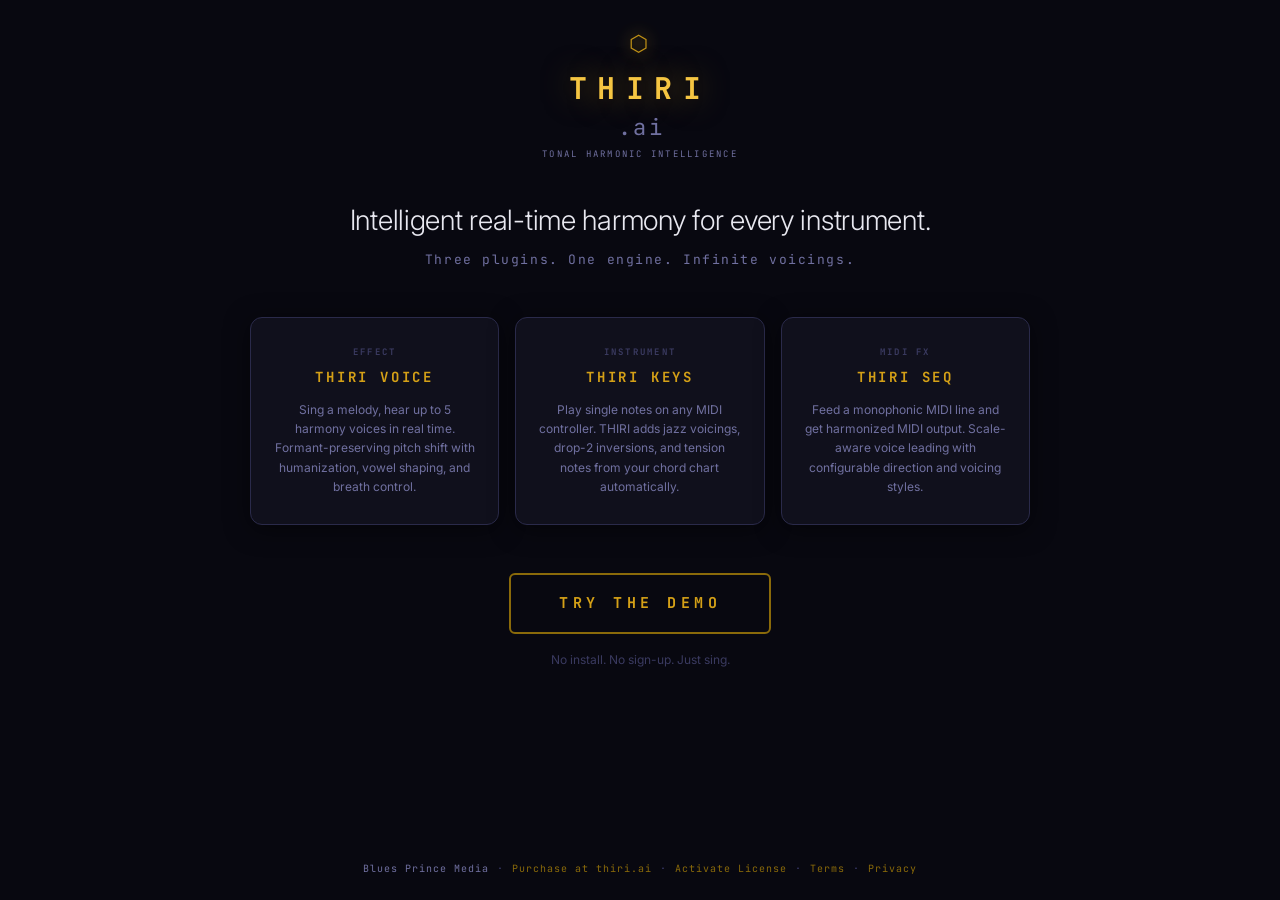
<file: index.html>
<!DOCTYPE html>
<html lang="en">
<head>
  <meta charset="UTF-8" />
  <meta name="viewport" content="width=device-width, initial-scale=1.0" />
  <title>THIRI — Tonal Harmonic Intelligence for Music Production</title>
  <meta name="description" content="THIRI transforms any input into rich, intelligent harmonies. Three plugins: Voice, Keys, Seq. Powered by the WoodShed chord intelligence engine." />
  <link rel="preconnect" href="https://fonts.googleapis.com" />
  <link rel="preconnect" href="https://fonts.gstatic.com" crossorigin />
  <link href="https://fonts.googleapis.com/css2?family=JetBrains+Mono:wght@400;500;700&family=Inter:wght@300;400;500;600&display=swap" rel="stylesheet" crossorigin="anonymous" />
  <link rel="stylesheet" href="css/style.css" />
  <link rel="stylesheet" href="css/hero.css" />
</head>
<body class="hero-body">

  <header class="app-header">
    <div class="header-brand">
      <div class="logo-mark">&#x2B21;</div>
      <h1 class="logo-text">THIRI</h1>
      <span class="logo-dot">.ai</span>
    </div>
    <div class="logo-sub">TONAL HARMONIC INTELLIGENCE</div>
  </header>

  <main class="hero-main">

    <section class="hero-tagline-section">
      <p class="hero-tagline">Intelligent real-time harmony for every instrument.</p>
      <p class="hero-subtitle">Three plugins. One engine. Infinite voicings.</p>
    </section>

    <section class="hero-cards-section">
      <div class="hero-cards">

        <div class="hero-card">
          <div class="hero-card-badge">EFFECT</div>
          <h2 class="hero-card-title">THIRI VOICE</h2>
          <p class="hero-card-desc">Sing a melody, hear up to 5 harmony voices in real time. Formant-preserving pitch shift with humanization, vowel shaping, and breath control.</p>
        </div>

        <div class="hero-card">
          <div class="hero-card-badge">INSTRUMENT</div>
          <h2 class="hero-card-title">THIRI KEYS</h2>
          <p class="hero-card-desc">Play single notes on any MIDI controller. THIRI adds jazz voicings, drop-2 inversions, and tension notes from your chord chart automatically.</p>
        </div>

        <div class="hero-card">
          <div class="hero-card-badge">MIDI FX</div>
          <h2 class="hero-card-title">THIRI SEQ</h2>
          <p class="hero-card-desc">Feed a monophonic MIDI line and get harmonized MIDI output. Scale-aware voice leading with configurable direction and voicing styles.</p>
        </div>

      </div>
    </section>

    <section class="hero-cta-section">
      <a href="/demo" class="hero-cta-btn">TRY THE DEMO</a>
      <p class="hero-cta-sub">No install. No sign-up. Just sing.</p>
    </section>

  </main>

  <footer class="site-footer">
    <span class="site-footer-brand">Blues Prince Media</span>
    <span class="site-footer-sep">&middot;</span>
    <a href="https://thiri.ai" class="site-footer-link">Purchase at thiri.ai</a>
    <span class="site-footer-sep">&middot;</span>
    <a href="/activate" class="site-footer-link">Activate License</a>
    <span class="site-footer-sep">&middot;</span>
    <a href="/terms" class="site-footer-link">Terms</a>
    <span class="site-footer-sep">&middot;</span>
    <a href="/privacy" class="site-footer-link">Privacy</a>
  </footer>

</body>
</html>
</file>
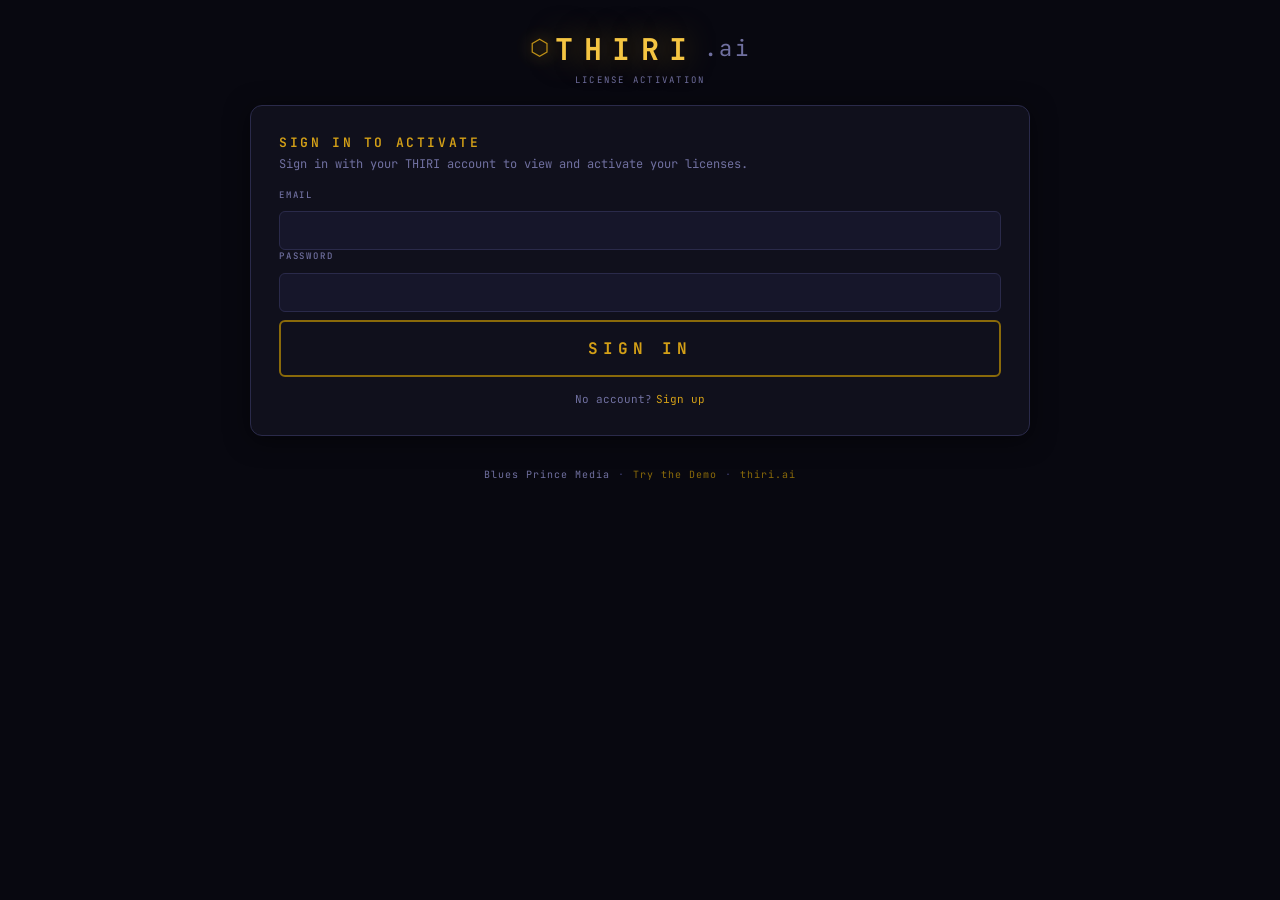
<file: activate/index.html>
<!DOCTYPE html>
<html lang="en">
<head>
  <meta charset="UTF-8" />
  <meta name="viewport" content="width=device-width, initial-scale=1.0" />
  <title>THIRI — Activate License</title>
  <meta name="description" content="Activate your THIRI license and download your license key file." />
  <link rel="preconnect" href="https://fonts.googleapis.com" />
  <link rel="preconnect" href="https://fonts.gstatic.com" crossorigin />
  <link href="https://fonts.googleapis.com/css2?family=JetBrains+Mono:wght@400;500;700&family=Inter:wght@300;400;500;600&display=swap" rel="stylesheet" crossorigin="anonymous" />
  <link rel="stylesheet" href="../css/style.css" />
</head>
<body>

  <header class="app-header">
    <div class="header-row">
      <div class="header-brand">
        <a href="/" style="text-decoration: none; display: flex; align-items: center; gap: 4px;">
          <div class="logo-mark">&#x2B21;</div>
          <h1 class="logo-text">THIRI</h1>
          <span class="logo-dot">.ai</span>
        </a>
      </div>
    </div>
    <div class="logo-sub">LICENSE ACTIVATION</div>
  </header>

  <main class="app-main">

    <!-- Sign-In Section (shown when not authenticated) -->
    <section id="signInSection" class="activate-section">
      <div class="activate-panel">
        <h2 class="activate-heading">SIGN IN TO ACTIVATE</h2>
        <p class="text-dim" style="margin-bottom: 16px; font-size: 12px;">Sign in with your THIRI account to view and activate your licenses.</p>
        <form id="authForm">
          <div class="form-group">
            <label class="ctrl-label">EMAIL</label>
            <input type="email" id="authEmail" class="form-input" required autocomplete="email" />
          </div>
          <div class="form-group">
            <label class="ctrl-label">PASSWORD</label>
            <input type="password" id="authPassword" class="form-input" required autocomplete="current-password" minlength="6" />
          </div>
          <div id="authError" class="auth-error hidden"></div>
          <button type="submit" id="authSubmit" class="start-btn" style="width: 100%; margin-top: 8px;">SIGN IN</button>
          <div style="text-align: center; margin-top: 12px;">
            <span id="authToggleText" class="text-dim" style="font-size: 11px;">No account?</span>
            <button type="button" id="authToggleBtn" style="background: none; border: none; color: var(--gold); cursor: pointer; font-size: 11px; font-family: var(--font-mono);">Sign up</button>
          </div>
        </form>
      </div>
    </section>

    <!-- Licenses Section (shown when authenticated) -->
    <section id="licensesSection" class="activate-section hidden">
      <div class="activate-panel">
        <div style="display: flex; justify-content: space-between; align-items: center; margin-bottom: 16px;">
          <h2 class="activate-heading">YOUR LICENSES</h2>
          <button id="signOutBtn" class="btn-sm btn-outline">SIGN OUT</button>
        </div>
        <div id="userEmail" class="text-dim" style="margin-bottom: 16px; font-size: 11px;"></div>
        <div id="licensesList"></div>
      </div>
    </section>

    <!-- Instructions (visible when authenticated) -->
    <section id="instructionsSection" class="activate-section hidden">
      <div class="activate-panel">
        <h2 class="activate-heading">INSTALLATION</h2>
        <div class="activate-steps">
          <div class="activate-step">
            <span class="activate-step-num">1</span>
            <div>
              <p class="activate-step-text">Click <strong>ACTIVATE</strong> above to generate and download your <code>license.key</code> file.</p>
            </div>
          </div>
          <div class="activate-step">
            <span class="activate-step-num">2</span>
            <div>
              <p class="activate-step-text">Create the THIRI folder if it doesn't exist:</p>
              <code class="activate-code">mkdir -p ~/Documents/THIRI</code>
            </div>
          </div>
          <div class="activate-step">
            <span class="activate-step-num">3</span>
            <div>
              <p class="activate-step-text">Move the downloaded file:</p>
              <code class="activate-code">mv ~/Downloads/license.key ~/Documents/THIRI/license.key</code>
            </div>
          </div>
          <div class="activate-step">
            <span class="activate-step-num">4</span>
            <div>
              <p class="activate-step-text">Launch your DAW and open any THIRI plugin. It reads the license file automatically.</p>
            </div>
          </div>
        </div>
      </div>
    </section>

    <!-- Success Toast -->
    <div id="activateSuccess" class="activate-success hidden">
      &#x2713; License activated! File downloaded.
    </div>

  </main>

  <footer class="site-footer">
    <span class="site-footer-brand">Blues Prince Media</span>
    <span class="site-footer-sep">&middot;</span>
    <a href="/demo" class="site-footer-link">Try the Demo</a>
    <span class="site-footer-sep">&middot;</span>
    <a href="https://thiri.ai" class="site-footer-link">thiri.ai</a>
  </footer>

  <script type="module" src="../js/activate.js"></script>
</body>
</html>
</file>
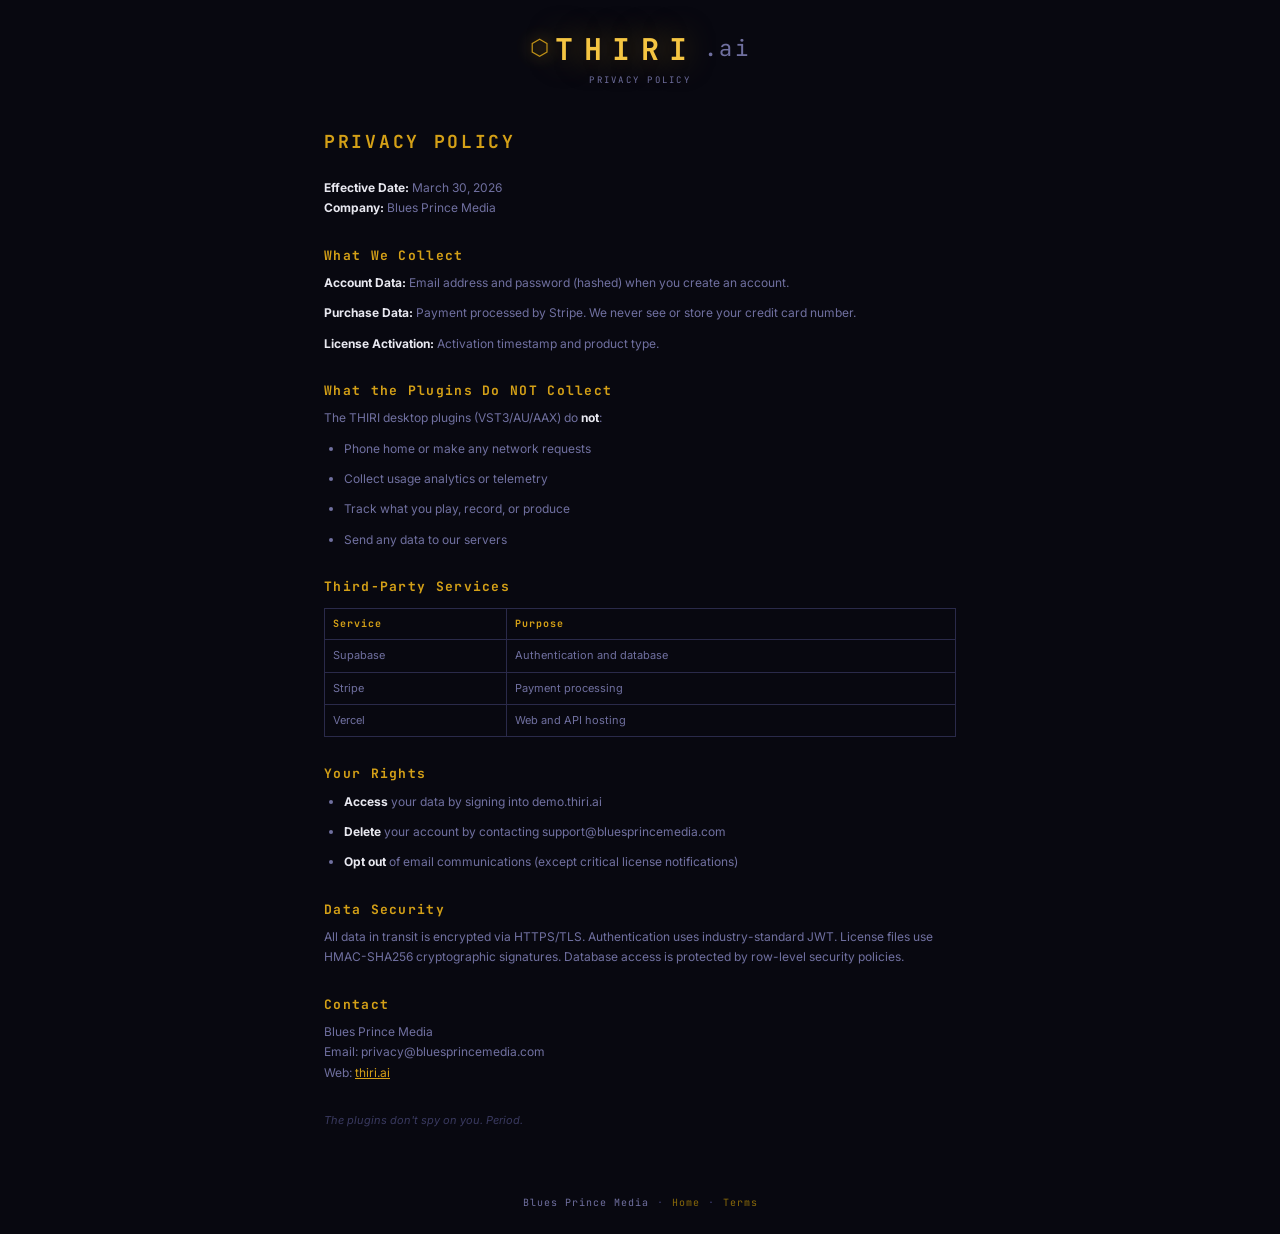
<file: privacy/index.html>
<!DOCTYPE html>
<html lang="en">
<head>
  <meta charset="UTF-8" />
  <meta name="viewport" content="width=device-width, initial-scale=1.0" />
  <title>THIRI — Privacy Policy</title>
  <link rel="preconnect" href="https://fonts.googleapis.com" />
  <link rel="preconnect" href="https://fonts.gstatic.com" crossorigin />
  <link href="https://fonts.googleapis.com/css2?family=JetBrains+Mono:wght@400;500;700&family=Inter:wght@300;400;500;600&display=swap" rel="stylesheet" crossorigin="anonymous" />
  <link rel="stylesheet" href="../css/style.css" />
  <style>
    .legal-content { max-width: 680px; margin: 0 auto; padding: 24px; }
    .legal-content h1 { font-family: var(--font-mono); font-size: 18px; color: var(--gold); letter-spacing: 0.15em; margin-bottom: 24px; }
    .legal-content h2 { font-family: var(--font-mono); font-size: 13px; color: var(--gold); letter-spacing: 0.1em; margin-top: 28px; margin-bottom: 8px; }
    .legal-content p, .legal-content li { font-family: var(--font-ui); font-size: 12px; color: var(--text-dim); line-height: 1.7; margin-bottom: 10px; }
    .legal-content ul { padding-left: 20px; }
    .legal-content strong { color: var(--text); }
    .legal-content table { width: 100%; border-collapse: collapse; margin: 12px 0; }
    .legal-content th, .legal-content td { font-family: var(--font-ui); font-size: 11px; color: var(--text-dim); padding: 8px; border: 1px solid var(--border); text-align: left; }
    .legal-content th { color: var(--gold); font-family: var(--font-mono); font-size: 10px; letter-spacing: 0.1em; }
    .legal-content a { color: var(--gold); }
  </style>
</head>
<body>
  <header class="app-header">
    <div class="header-brand">
      <a href="/" style="text-decoration: none; display: flex; align-items: center; gap: 4px;">
        <div class="logo-mark">&#x2B21;</div>
        <h1 class="logo-text">THIRI</h1>
        <span class="logo-dot">.ai</span>
      </a>
    </div>
    <div class="logo-sub">PRIVACY POLICY</div>
  </header>

  <main class="legal-content">
    <h1>PRIVACY POLICY</h1>
    <p><strong>Effective Date:</strong> March 30, 2026<br /><strong>Company:</strong> Blues Prince Media</p>

    <h2>What We Collect</h2>
    <p><strong>Account Data:</strong> Email address and password (hashed) when you create an account.</p>
    <p><strong>Purchase Data:</strong> Payment processed by Stripe. We never see or store your credit card number.</p>
    <p><strong>License Activation:</strong> Activation timestamp and product type.</p>

    <h2>What the Plugins Do NOT Collect</h2>
    <p>The THIRI desktop plugins (VST3/AU/AAX) do <strong>not</strong>:</p>
    <ul>
      <li>Phone home or make any network requests</li>
      <li>Collect usage analytics or telemetry</li>
      <li>Track what you play, record, or produce</li>
      <li>Send any data to our servers</li>
    </ul>

    <h2>Third-Party Services</h2>
    <table>
      <tr><th>Service</th><th>Purpose</th></tr>
      <tr><td>Supabase</td><td>Authentication and database</td></tr>
      <tr><td>Stripe</td><td>Payment processing</td></tr>
      <tr><td>Vercel</td><td>Web and API hosting</td></tr>
    </table>

    <h2>Your Rights</h2>
    <ul>
      <li><strong>Access</strong> your data by signing into demo.thiri.ai</li>
      <li><strong>Delete</strong> your account by contacting support@bluesprincemedia.com</li>
      <li><strong>Opt out</strong> of email communications (except critical license notifications)</li>
    </ul>

    <h2>Data Security</h2>
    <p>All data in transit is encrypted via HTTPS/TLS. Authentication uses industry-standard JWT. License files use HMAC-SHA256 cryptographic signatures. Database access is protected by row-level security policies.</p>

    <h2>Contact</h2>
    <p>Blues Prince Media<br />Email: privacy@bluesprincemedia.com<br />Web: <a href="https://thiri.ai">thiri.ai</a></p>

    <p style="margin-top: 28px; color: var(--text-muted); font-size: 11px;"><em>The plugins don't spy on you. Period.</em></p>
  </main>

  <footer class="site-footer">
    <span class="site-footer-brand">Blues Prince Media</span>
    <span class="site-footer-sep">&middot;</span>
    <a href="/" class="site-footer-link">Home</a>
    <span class="site-footer-sep">&middot;</span>
    <a href="/terms" class="site-footer-link">Terms</a>
  </footer>
</body>
</html>
</file>
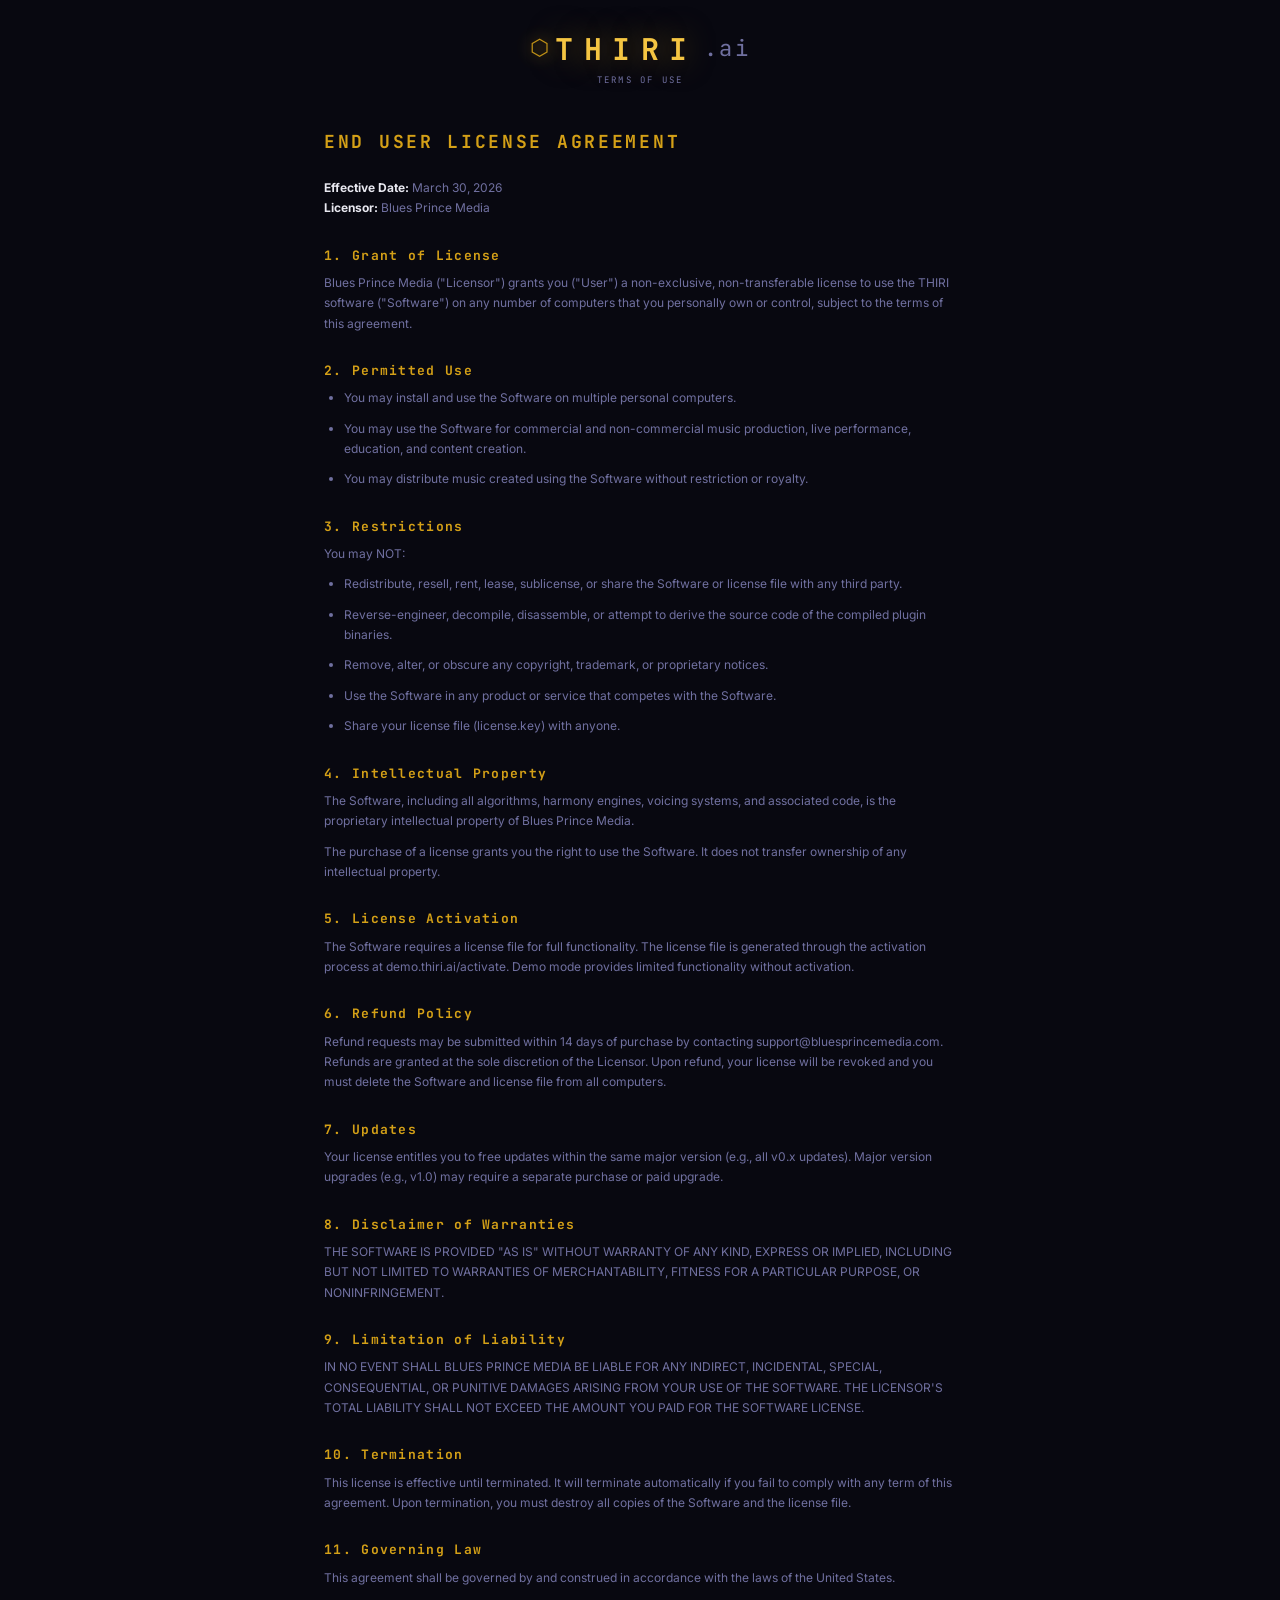
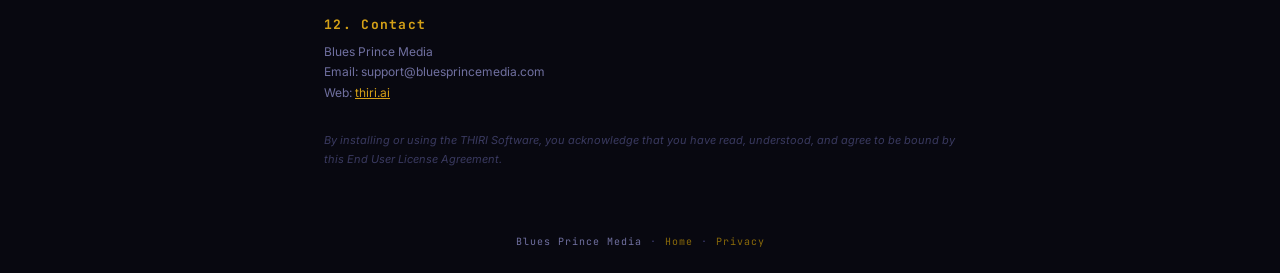
<file: terms/index.html>
<!DOCTYPE html>
<html lang="en">
<head>
  <meta charset="UTF-8" />
  <meta name="viewport" content="width=device-width, initial-scale=1.0" />
  <title>THIRI — Terms of Use</title>
  <link rel="preconnect" href="https://fonts.googleapis.com" />
  <link rel="preconnect" href="https://fonts.gstatic.com" crossorigin />
  <link href="https://fonts.googleapis.com/css2?family=JetBrains+Mono:wght@400;500;700&family=Inter:wght@300;400;500;600&display=swap" rel="stylesheet" crossorigin="anonymous" />
  <link rel="stylesheet" href="../css/style.css" />
  <style>
    .legal-content { max-width: 680px; margin: 0 auto; padding: 24px; }
    .legal-content h1 { font-family: var(--font-mono); font-size: 18px; color: var(--gold); letter-spacing: 0.15em; margin-bottom: 24px; }
    .legal-content h2 { font-family: var(--font-mono); font-size: 13px; color: var(--gold); letter-spacing: 0.1em; margin-top: 28px; margin-bottom: 8px; }
    .legal-content p, .legal-content li { font-family: var(--font-ui); font-size: 12px; color: var(--text-dim); line-height: 1.7; margin-bottom: 10px; }
    .legal-content ul { padding-left: 20px; }
    .legal-content strong { color: var(--text); }
  </style>
</head>
<body>
  <header class="app-header">
    <div class="header-brand">
      <a href="/" style="text-decoration: none; display: flex; align-items: center; gap: 4px;">
        <div class="logo-mark">&#x2B21;</div>
        <h1 class="logo-text">THIRI</h1>
        <span class="logo-dot">.ai</span>
      </a>
    </div>
    <div class="logo-sub">TERMS OF USE</div>
  </header>

  <main class="legal-content">
    <h1>END USER LICENSE AGREEMENT</h1>
    <p><strong>Effective Date:</strong> March 30, 2026<br /><strong>Licensor:</strong> Blues Prince Media</p>

    <h2>1. Grant of License</h2>
    <p>Blues Prince Media ("Licensor") grants you ("User") a non-exclusive, non-transferable license to use the THIRI software ("Software") on any number of computers that you personally own or control, subject to the terms of this agreement.</p>

    <h2>2. Permitted Use</h2>
    <ul>
      <li>You may install and use the Software on multiple personal computers.</li>
      <li>You may use the Software for commercial and non-commercial music production, live performance, education, and content creation.</li>
      <li>You may distribute music created using the Software without restriction or royalty.</li>
    </ul>

    <h2>3. Restrictions</h2>
    <p>You may NOT:</p>
    <ul>
      <li>Redistribute, resell, rent, lease, sublicense, or share the Software or license file with any third party.</li>
      <li>Reverse-engineer, decompile, disassemble, or attempt to derive the source code of the compiled plugin binaries.</li>
      <li>Remove, alter, or obscure any copyright, trademark, or proprietary notices.</li>
      <li>Use the Software in any product or service that competes with the Software.</li>
      <li>Share your license file (license.key) with anyone.</li>
    </ul>

    <h2>4. Intellectual Property</h2>
    <p>The Software, including all algorithms, harmony engines, voicing systems, and associated code, is the proprietary intellectual property of Blues Prince Media.</p>
    <p>The purchase of a license grants you the right to use the Software. It does not transfer ownership of any intellectual property.</p>

    <h2>5. License Activation</h2>
    <p>The Software requires a license file for full functionality. The license file is generated through the activation process at demo.thiri.ai/activate. Demo mode provides limited functionality without activation.</p>

    <h2>6. Refund Policy</h2>
    <p>Refund requests may be submitted within 14 days of purchase by contacting support@bluesprincemedia.com. Refunds are granted at the sole discretion of the Licensor. Upon refund, your license will be revoked and you must delete the Software and license file from all computers.</p>

    <h2>7. Updates</h2>
    <p>Your license entitles you to free updates within the same major version (e.g., all v0.x updates). Major version upgrades (e.g., v1.0) may require a separate purchase or paid upgrade.</p>

    <h2>8. Disclaimer of Warranties</h2>
    <p>THE SOFTWARE IS PROVIDED "AS IS" WITHOUT WARRANTY OF ANY KIND, EXPRESS OR IMPLIED, INCLUDING BUT NOT LIMITED TO WARRANTIES OF MERCHANTABILITY, FITNESS FOR A PARTICULAR PURPOSE, OR NONINFRINGEMENT.</p>

    <h2>9. Limitation of Liability</h2>
    <p>IN NO EVENT SHALL BLUES PRINCE MEDIA BE LIABLE FOR ANY INDIRECT, INCIDENTAL, SPECIAL, CONSEQUENTIAL, OR PUNITIVE DAMAGES ARISING FROM YOUR USE OF THE SOFTWARE. THE LICENSOR'S TOTAL LIABILITY SHALL NOT EXCEED THE AMOUNT YOU PAID FOR THE SOFTWARE LICENSE.</p>

    <h2>10. Termination</h2>
    <p>This license is effective until terminated. It will terminate automatically if you fail to comply with any term of this agreement. Upon termination, you must destroy all copies of the Software and the license file.</p>

    <h2>11. Governing Law</h2>
    <p>This agreement shall be governed by and construed in accordance with the laws of the United States.</p>

    <h2>12. Contact</h2>
    <p>Blues Prince Media<br />Email: support@bluesprincemedia.com<br />Web: <a href="https://thiri.ai" style="color: var(--gold);">thiri.ai</a></p>

    <p style="margin-top: 28px; color: var(--text-muted); font-size: 11px;"><em>By installing or using the THIRI Software, you acknowledge that you have read, understood, and agree to be bound by this End User License Agreement.</em></p>
  </main>

  <footer class="site-footer">
    <span class="site-footer-brand">Blues Prince Media</span>
    <span class="site-footer-sep">&middot;</span>
    <a href="/" class="site-footer-link">Home</a>
    <span class="site-footer-sep">&middot;</span>
    <a href="/privacy" class="site-footer-link">Privacy</a>
  </footer>
</body>
</html>
</file>
<file: css/style.css>
/* ============================================================
   style.css — Evocal Studio UI
   Dark instrument aesthetic: black/charcoal + gold/amber accents
   Fonts: JetBrains Mono (values) + Inter (labels)
   Copyright 2026 Blues Prince Media
   ============================================================ */

/* ── Variables ─────────────────────────────────────────────── */
:root {
  --bg:           #080810;
  --surface:      #10101c;
  --surface2:     #16162a;
  --surface3:     #1e1e38;
  --border:       #2a2a4a;
  --border-glow:  #3d3d70;

  --gold:         #d4a017;
  --gold-light:   #f5c542;
  --gold-dim:     #8a6a0a;
  --amber:        #e8821a;

  --text:         #e8e8f0;
  --text-dim:     #7070a0;
  --text-muted:   #3a3a60;

  --active-glow:  0 0 18px rgba(212, 160, 23, 0.45);
  --card-shadow:  0 4px 24px rgba(0,0,0,0.5);

  --radius:       6px;
  --radius-lg:    12px;
  --font-mono:    'JetBrains Mono', monospace;
  --font-ui:      'Inter', sans-serif;
}

/* ── Reset ─────────────────────────────────────────────────── */
*, *::before, *::after { box-sizing: border-box; margin: 0; padding: 0; }

html, body {
  height: 100%;
  background: var(--bg);
  color: var(--text);
  font-family: var(--font-ui);
  font-size: 13px;
  line-height: 1.4;
  -webkit-font-smoothing: antialiased;
}

/* ── App Layout ─────────────────────────────────────────────── */
body {
  display: flex;
  flex-direction: column;
  align-items: center;
  min-height: 100vh;
  padding: 0 16px 32px;
  overflow-x: hidden;
}

.app-header {
  display: flex;
  flex-direction: column;
  align-items: center;
  padding: 28px 0 18px;
  letter-spacing: 0.18em;
}

.logo-mark {
  font-size: 22px;
  color: var(--gold);
  opacity: 0.9;
  margin-bottom: 4px;
  filter: drop-shadow(0 0 8px var(--gold));
}

.logo-text {
  font-family: var(--font-mono);
  font-size: 30px;
  font-weight: 700;
  letter-spacing: 0.35em;
  color: var(--gold-light);
  text-shadow: 0 0 30px rgba(212, 160, 23, 0.5);
}

.logo-sub {
  font-family: var(--font-mono);
  font-size: 9px;
  color: var(--text-dim);
  letter-spacing: 0.25em;
  margin-top: 4px;
}

.logo-byline {
  font-family: var(--font-ui);
  font-size: 10px;
  color: var(--text-muted);
  letter-spacing: 0.05em;
  margin-top: 3px;
  font-weight: 300;
}

.app-main {
  width: 100%;
  max-width: 780px;
  display: flex;
  flex-direction: column;
  gap: 14px;
}

/* ── Cards / Panels ─────────────────────────────────────────── */
section {
  background: var(--surface);
  border: 1px solid var(--border);
  border-radius: var(--radius-lg);
  padding: 18px 22px;
  box-shadow: var(--card-shadow);
}

/* ── Labels ─────────────────────────────────────────────────── */
.ctrl-label {
  font-family: var(--font-mono);
  font-size: 9px;
  font-weight: 500;
  letter-spacing: 0.2em;
  color: var(--text-dim);
  text-transform: uppercase;
  display: block;
  margin-bottom: 6px;
}

/* ── Pitch Section ──────────────────────────────────────────── */
.pitch-section {
  display: flex;
  align-items: center;
  gap: 32px;
  padding: 22px 28px;
  background: linear-gradient(135deg, var(--surface) 0%, var(--surface2) 100%);
  border-color: var(--border-glow);
}

.pitch-display-wrap {
  flex-shrink: 0;
  text-align: center;
}

.pitch-display-label {
  font-family: var(--font-mono);
  font-size: 9px;
  letter-spacing: 0.2em;
  color: var(--text-dim);
  margin-bottom: 6px;
}

.note-display {
  font-family: var(--font-mono);
  font-size: 64px;
  font-weight: 700;
  color: var(--text-muted);
  line-height: 1;
  transition: color 0.1s, text-shadow 0.1s;
  min-width: 120px;
}

.note-display.detected {
  color: var(--gold-light);
  text-shadow: 0 0 30px rgba(212, 160, 23, 0.6);
}

.freq-display {
  font-family: var(--font-mono);
  font-size: 12px;
  color: var(--text-dim);
  margin-top: 4px;
}

.pitch-meters {
  flex: 1;
  display: flex;
  flex-direction: column;
  gap: 12px;
}

.cents-row, .level-row {
  display: flex;
  align-items: center;
  gap: 8px;
}

.meter-label {
  font-family: var(--font-mono);
  font-size: 9px;
  color: var(--text-muted);
  letter-spacing: 0.1em;
  width: 28px;
  flex-shrink: 0;
}

.pitch-meter-track {
  flex: 1;
  height: 6px;
  background: var(--surface3);
  border-radius: 3px;
  position: relative;
  overflow: visible;
}

.pitch-meter-center {
  position: absolute;
  left: 50%;
  top: -2px;
  width: 2px;
  height: 10px;
  background: var(--border-glow);
  transform: translateX(-50%);
  border-radius: 1px;
}

.pitch-meter-fill {
  position: absolute;
  top: 0;
  height: 100%;
  background: var(--gold);
  border-radius: 3px;
  transition: left 0.08s, width 0.08s;
  /* JS sets style.left and style.width directly each frame */
  left: 50%;
  width: 2px;
}

.cents-readout {
  font-family: var(--font-mono);
  font-size: 10px;
  color: var(--gold);
  min-width: 36px;
  text-align: right;
}

.level-canvas {
  flex: 1;
  border-radius: 3px;
  display: block;
  background: var(--surface3);
}

/* ── Controls Section (Key + Mode) ─────────────────────────── */
.controls-section {
  display: flex;
  gap: 20px;
}

.control-group {
  flex: 1;
}

.ctrl-select {
  width: 100%;
  background: var(--surface2);
  border: 1px solid var(--border);
  color: var(--text);
  font-family: var(--font-mono);
  font-size: 13px;
  padding: 8px 12px;
  border-radius: var(--radius);
  cursor: pointer;
  appearance: none;
  background-image: url("data:image/svg+xml,%3Csvg xmlns='http://www.w3.org/2000/svg' width='12' height='8' viewBox='0 0 12 8'%3E%3Cpath fill='%237070a0' d='M6 8L0 0h12z'/%3E%3C/svg%3E");
  background-repeat: no-repeat;
  background-position: right 12px center;
  padding-right: 32px;
  transition: border-color 0.2s, box-shadow 0.2s;
}

.ctrl-select:focus {
  outline: none;
  border-color: var(--gold-dim);
  box-shadow: 0 0 0 2px rgba(212, 160, 23, 0.15);
}

.ctrl-select option {
  background: var(--surface2);
}

/* ── Button Group Controls ──────────────────────────────────── */
.btn-controls-section {
  display: flex;
  gap: 20px;
  flex-wrap: wrap;
}

.btn-group-wrap {
  flex: 1;
  min-width: 160px;
}

.btn-group {
  display: flex;
  gap: 4px;
}

.btn-toggle {
  flex: 1;
  background: var(--surface2);
  border: 1px solid var(--border);
  color: var(--text-dim);
  font-family: var(--font-mono);
  font-size: 11px;
  font-weight: 500;
  padding: 7px 6px;
  border-radius: var(--radius);
  cursor: pointer;
  transition: all 0.15s;
  letter-spacing: 0.03em;
}

.btn-toggle:hover {
  border-color: var(--border-glow);
  color: var(--text);
  background: var(--surface3);
}

.btn-toggle.active {
  background: rgba(212, 160, 23, 0.12);
  border-color: var(--gold-dim);
  color: var(--gold-light);
  box-shadow: var(--active-glow);
}

/* ── Voice Cards ─────────────────────────────────────────────── */
.voice-cards-section {
  padding: 16px;
}

.voice-cards-grid {
  display: grid;
  grid-template-columns: repeat(4, 1fr);
  gap: 10px;
}

@media (max-width: 600px) {
  .voice-cards-grid { grid-template-columns: repeat(2, 1fr); }
}

.voice-card {
  background: var(--surface2);
  border: 1px solid var(--border);
  border-radius: var(--radius);
  padding: 12px;
  transition: border-color 0.2s, box-shadow 0.2s;
}

.voice-card.active {
  border-color: var(--gold-dim);
  box-shadow: 0 0 12px rgba(212, 160, 23, 0.15);
}

.voice-header {
  display: flex;
  align-items: center;
  gap: 7px;
  margin-bottom: 10px;
}

.voice-indicator {
  width: 8px;
  height: 8px;
  border-radius: 50%;
  background: var(--text-muted);
  transition: background 0.15s, box-shadow 0.15s;
  flex-shrink: 0;
}

.voice-indicator.active {
  background: var(--gold);
  box-shadow: 0 0 8px var(--gold);
}

.voice-label {
  font-family: var(--font-mono);
  font-size: 9px;
  color: var(--text-dim);
  letter-spacing: 0.1em;
  flex: 1;
}

.voice-note {
  font-family: var(--font-mono);
  font-size: 15px;
  font-weight: 700;
  color: var(--gold-light);
  min-width: 28px;
  text-align: right;
}

.voice-controls {
  display: flex;
  flex-direction: column;
  gap: 8px;
}

.control-row {
  display: flex;
  align-items: center;
  gap: 6px;
}

.control-row label {
  font-family: var(--font-mono);
  font-size: 9px;
  color: var(--text-muted);
  min-width: 28px;
  letter-spacing: 0.08em;
}

.voice-wave {
  flex: 1;
  background: var(--surface3);
  border: 1px solid var(--border);
  color: var(--text);
  font-family: var(--font-mono);
  font-size: 9px;
  padding: 3px 5px;
  border-radius: 3px;
  cursor: pointer;
}

.voice-detune, .voice-vol {
  flex: 1;
  -webkit-appearance: none;
  appearance: none;
  height: 4px;
  background: var(--surface3);
  border-radius: 2px;
  cursor: pointer;
  border: none;
}

.voice-detune::-webkit-slider-thumb,
.voice-vol::-webkit-slider-thumb {
  -webkit-appearance: none;
  width: 12px;
  height: 12px;
  border-radius: 50%;
  background: var(--gold);
  cursor: pointer;
  box-shadow: 0 0 6px rgba(212,160,23,0.5);
  transition: transform 0.1s;
}

.voice-detune::-webkit-slider-thumb:hover,
.voice-vol::-webkit-slider-thumb:hover {
  transform: scale(1.2);
}

.detune-val {
  font-family: var(--font-mono);
  font-size: 9px;
  color: var(--text-dim);
  min-width: 24px;
  text-align: right;
}

/* ── Mix Section ─────────────────────────────────────────────── */
.mix-section {
  display: flex;
  flex-direction: column;
  gap: 14px;
}

.mix-row {
  display: flex;
  align-items: center;
  gap: 10px;
}

.mix-row .ctrl-label {
  margin: 0;
  min-width: 58px;
}

.mix-end-label {
  font-family: var(--font-mono);
  font-size: 9px;
  color: var(--text-muted);
  letter-spacing: 0.1em;
  min-width: 24px;
}

.mix-slider {
  flex: 1;
  -webkit-appearance: none;
  appearance: none;
  height: 4px;
  background: linear-gradient(to right, var(--gold-dim), var(--amber));
  border-radius: 2px;
  cursor: pointer;
}

.mix-slider::-webkit-slider-thumb {
  -webkit-appearance: none;
  width: 16px;
  height: 16px;
  border-radius: 50%;
  background: var(--gold-light);
  cursor: pointer;
  box-shadow: 0 0 10px rgba(212,160,23,0.6);
  transition: transform 0.1s, box-shadow 0.1s;
}

.mix-slider::-webkit-slider-thumb:hover {
  transform: scale(1.15);
  box-shadow: 0 0 16px rgba(212,160,23,0.8);
}

.slider-val {
  font-family: var(--font-mono);
  font-size: 10px;
  color: var(--gold);
  min-width: 36px;
  text-align: right;
}

/* FM Toggle */
.fm-row {
  padding-top: 4px;
  border-top: 1px solid var(--border);
}

.fm-label {
  font-family: var(--font-mono);
  font-size: 10px;
  color: var(--text-dim);
  letter-spacing: 0.05em;
}

.toggle-switch {
  position: relative;
  display: inline-block;
  cursor: pointer;
}

.toggle-switch input {
  opacity: 0;
  width: 0;
  height: 0;
  position: absolute;
}

.toggle-track {
  display: flex;
  align-items: center;
  width: 36px;
  height: 20px;
  background: var(--surface3);
  border: 1px solid var(--border);
  border-radius: 10px;
  transition: background 0.2s, border-color 0.2s;
}

.toggle-switch input:checked + .toggle-track {
  background: rgba(212, 160, 23, 0.2);
  border-color: var(--gold-dim);
}

.toggle-knob {
  width: 14px;
  height: 14px;
  background: var(--text-muted);
  border-radius: 50%;
  margin: 0 2px;
  transition: transform 0.2s, background 0.2s;
}

.toggle-switch input:checked + .toggle-track .toggle-knob {
  transform: translateX(16px);
  background: var(--gold);
  box-shadow: 0 0 6px var(--gold);
}

/* ── Diagnostics Bar ─────────────────────────────────────────── */
.diagnostics-bar {
  display: flex;
  align-items: center;
  gap: 12px;
  padding: 6px 12px;
  margin-top: 8px;
  background: var(--surface2);
  border: 1px solid var(--border);
  border-radius: var(--radius);
  font-family: var(--font-mono);
  font-size: 9px;
  color: var(--text-dim);
  letter-spacing: 0.05em;
  overflow-x: auto;
  white-space: nowrap;
}

.diag-item b {
  color: var(--gold);
  font-weight: 500;
}

.diag-warn {
  color: #ff6b35 !important;
}

.diag-sep {
  color: var(--border-glow);
  font-weight: 300;
}

/* ── Chart Active Toggle ─────────────────────────────────────── */
.chart-active-wrap {
  display: flex;
  align-items: center;
  gap: 6px;
}

/* ── Sensitivity Section ──────────────────────────────────────── */
.sensitivity-section {
  display: flex;
  flex-direction: column;
  gap: 14px;
}

.sensitivity-header {
  padding-bottom: 4px;
  border-bottom: 1px solid var(--border);
}

/* ── Start Button ─────────────────────────────────────────────── */
.start-section {
  display: flex;
  flex-direction: column;
  align-items: center;
  gap: 12px;
  padding: 22px;
  background: transparent;
  border: none;
  box-shadow: none;
}

.start-btn {
  width: 200px;
  padding: 16px 0;
  background: transparent;
  border: 2px solid var(--gold-dim);
  color: var(--gold);
  font-family: var(--font-mono);
  font-size: 16px;
  font-weight: 700;
  letter-spacing: 0.3em;
  border-radius: var(--radius);
  cursor: pointer;
  transition: all 0.2s;
  position: relative;
  overflow: hidden;
}

.start-btn::before {
  content: '';
  position: absolute;
  inset: 0;
  background: radial-gradient(circle at 50% 50%, rgba(212,160,23,0.08) 0%, transparent 70%);
  opacity: 0;
  transition: opacity 0.2s;
}

.start-btn:hover {
  border-color: var(--gold);
  color: var(--gold-light);
  box-shadow: var(--active-glow);
}

.start-btn:hover::before { opacity: 1; }

.start-btn.active {
  border-color: var(--amber);
  color: var(--amber);
  box-shadow: 0 0 24px rgba(232, 130, 26, 0.4);
  animation: pulse-border 2s ease-in-out infinite;
}

@keyframes pulse-border {
  0%, 100% { box-shadow: 0 0 18px rgba(232, 130, 26, 0.3); }
  50%       { box-shadow: 0 0 32px rgba(232, 130, 26, 0.6); }
}

.status-bar {
  font-family: var(--font-mono);
  font-size: 10px;
  color: var(--text-dim);
  letter-spacing: 0.08em;
  text-align: center;
}

/* ── Scrollbar ──────────────────────────────────────────────── */
::-webkit-scrollbar { width: 6px; }
::-webkit-scrollbar-track { background: var(--bg); }
::-webkit-scrollbar-thumb { background: var(--border); border-radius: 3px; }

/* ── Animations ─────────────────────────────────────────────── */
@keyframes fadeIn {
  from { opacity: 0; transform: translateY(8px); }
  to   { opacity: 1; transform: translateY(0); }
}

.app-main > section {
  animation: fadeIn 0.4s ease both;
}

.app-main > section:nth-child(1) { animation-delay: 0.05s; }
.app-main > section:nth-child(2) { animation-delay: 0.10s; }
.app-main > section:nth-child(3) { animation-delay: 0.15s; }
.app-main > section:nth-child(4) { animation-delay: 0.20s; }
.app-main > section:nth-child(5) { animation-delay: 0.25s; }

/* ── Header Layout (auth) ──────────────────────────────────── */
.header-row {
  display: flex;
  align-items: center;
  justify-content: center;
  width: 100%;
  max-width: 780px;
  position: relative;
}

.header-brand {
  display: flex;
  flex-direction: column;
  align-items: center;
}

.auth-area {
  position: absolute;
  right: 0;
  top: 50%;
  transform: translateY(-50%);
  display: flex;
  align-items: center;
  gap: 10px;
}

.auth-btn {
  background: transparent;
  border: 1px solid var(--border);
  color: var(--text-dim);
  font-family: var(--font-mono);
  font-size: 10px;
  letter-spacing: 0.15em;
  padding: 6px 14px;
  border-radius: var(--radius);
  cursor: pointer;
  transition: all 0.15s;
}

.auth-btn:hover {
  border-color: var(--gold-dim);
  color: var(--gold);
}

.auth-btn.signed-in {
  border-color: var(--gold-dim);
  color: var(--gold);
}

.auth-user-email {
  font-family: var(--font-mono);
  font-size: 9px;
  color: var(--text-dim);
  max-width: 120px;
  overflow: hidden;
  text-overflow: ellipsis;
  white-space: nowrap;
}

/* ── Modal Overlay ─────────────────────────────────────────── */
.modal-overlay {
  position: fixed;
  inset: 0;
  background: rgba(0, 0, 0, 0.75);
  backdrop-filter: blur(8px);
  display: flex;
  align-items: center;
  justify-content: center;
  z-index: 1000;
  animation: fadeIn 0.2s ease;
}

.modal-overlay.hidden {
  display: none;
}

.modal-panel {
  background: var(--surface);
  border: 1px solid var(--border-glow);
  border-radius: var(--radius-lg);
  box-shadow: 0 20px 60px rgba(0, 0, 0, 0.7);
  width: 360px;
  max-height: 90vh;
  overflow-y: auto;
  padding: 28px;
}

.modal-panel-wide {
  width: 780px;
  max-width: 95vw;
}

.modal-header {
  display: flex;
  justify-content: space-between;
  align-items: center;
  margin-bottom: 22px;
}

.modal-title {
  font-family: var(--font-mono);
  font-size: 13px;
  font-weight: 600;
  letter-spacing: 0.2em;
  color: var(--gold);
}

.modal-close {
  background: none;
  border: none;
  color: var(--text-dim);
  font-size: 22px;
  cursor: pointer;
  padding: 0 4px;
  line-height: 1;
  transition: color 0.15s;
}

.modal-close:hover { color: var(--text); }

/* ── Auth Form ─────────────────────────────────────────────── */
.auth-form {
  display: flex;
  flex-direction: column;
  gap: 16px;
}

.form-group {
  display: flex;
  flex-direction: column;
  gap: 4px;
}

.form-input {
  background: var(--surface2);
  border: 1px solid var(--border);
  color: var(--text);
  font-family: var(--font-mono);
  font-size: 13px;
  padding: 10px 12px;
  border-radius: var(--radius);
  transition: border-color 0.2s, box-shadow 0.2s;
}

.form-input:focus {
  outline: none;
  border-color: var(--gold-dim);
  box-shadow: 0 0 0 2px rgba(212, 160, 23, 0.15);
}

.auth-error {
  font-family: var(--font-mono);
  font-size: 11px;
  color: #e85454;
  padding: 8px 10px;
  background: rgba(232, 84, 84, 0.08);
  border: 1px solid rgba(232, 84, 84, 0.2);
  border-radius: var(--radius);
}

.auth-error.hidden { display: none; }

.auth-submit {
  width: 100%;
  padding: 12px 0;
  font-size: 13px;
}

.auth-toggle-row {
  display: flex;
  align-items: center;
  justify-content: center;
  gap: 6px;
}

.text-dim {
  font-family: var(--font-mono);
  font-size: 11px;
  color: var(--text-dim);
}

.auth-link {
  background: none;
  border: none;
  color: var(--gold);
  font-family: var(--font-mono);
  font-size: 11px;
  cursor: pointer;
  text-decoration: underline;
  padding: 0;
}

.auth-link:hover { color: var(--gold-light); }

/* ── Patch Editor ──────────────────────────────────────────── */
.patch-editor {
  display: flex;
  gap: 20px;
  min-height: 400px;
}

.patch-sidebar {
  width: 180px;
  flex-shrink: 0;
  display: flex;
  flex-direction: column;
  gap: 8px;
}

.patch-list-header {
  display: flex;
  justify-content: space-between;
  align-items: center;
}

.patch-list {
  display: flex;
  flex-direction: column;
  gap: 4px;
  overflow-y: auto;
  max-height: 500px;
}

.patch-list-item {
  padding: 8px 10px;
  background: var(--surface2);
  border: 1px solid var(--border);
  border-radius: var(--radius);
  cursor: pointer;
  transition: all 0.15s;
  font-family: var(--font-mono);
  font-size: 11px;
  color: var(--text-dim);
}

.patch-list-item:hover {
  border-color: var(--border-glow);
  color: var(--text);
}

.patch-list-item.active {
  border-color: var(--gold-dim);
  color: var(--gold);
  background: rgba(212, 160, 23, 0.06);
}

.patch-edit-area {
  flex: 1;
  display: flex;
  flex-direction: column;
  gap: 14px;
}

.patch-section-grid {
  display: grid;
  grid-template-columns: 1fr 1fr;
  gap: 12px;
}

@media (max-width: 700px) {
  .patch-editor { flex-direction: column; }
  .patch-sidebar { width: 100%; }
  .patch-section-grid { grid-template-columns: 1fr; }
}

.patch-panel {
  background: var(--surface2);
  border: 1px solid var(--border);
  border-radius: var(--radius);
  padding: 12px;
  display: flex;
  flex-direction: column;
  gap: 8px;
}

.ctrl-label-sm {
  font-family: var(--font-mono);
  font-size: 8px;
  font-weight: 500;
  letter-spacing: 0.15em;
  color: var(--text-muted);
  text-transform: uppercase;
}

.effects-row {
  display: flex;
  flex-wrap: wrap;
  gap: 12px;
}

.effect-group {
  flex: 1;
  min-width: 100px;
  display: flex;
  flex-direction: column;
  gap: 4px;
}

.patch-actions {
  display: flex;
  align-items: center;
  gap: 10px;
  padding-top: 8px;
  border-top: 1px solid var(--border);
}

.patch-actions-right {
  margin-left: auto;
  display: flex;
  gap: 8px;
}

.patch-public-toggle {
  flex-shrink: 0;
}

/* ── Small Buttons ─────────────────────────────────────────── */
.btn-sm {
  background: var(--surface2);
  border: 1px solid var(--border);
  color: var(--text-dim);
  font-family: var(--font-mono);
  font-size: 10px;
  letter-spacing: 0.1em;
  padding: 5px 10px;
  border-radius: var(--radius);
  cursor: pointer;
  transition: all 0.15s;
}

.btn-sm:hover {
  border-color: var(--border-glow);
  color: var(--text);
}

.btn-gold {
  border-color: var(--gold-dim);
  color: var(--gold);
}

.btn-gold:hover {
  background: rgba(212, 160, 23, 0.1);
  border-color: var(--gold);
  color: var(--gold-light);
}

.btn-danger {
  border-color: rgba(232, 84, 84, 0.3);
  color: rgba(232, 84, 84, 0.7);
}

.btn-danger:hover {
  background: rgba(232, 84, 84, 0.08);
  border-color: #e85454;
  color: #e85454;
}

.btn-outline {
  background: transparent;
  border: 1px solid var(--border);
  color: var(--text-dim);
}

.btn-outline:hover {
  border-color: var(--gold-dim);
  color: var(--gold);
}

/* ── Start Row (patches + start + sessions) ────────────────── */
.start-row {
  display: flex;
  align-items: center;
  gap: 20px;
}

/* ── Chord Chart Section ───────────────────────────────────── */
.chart-section {
  display: flex;
  flex-direction: column;
  gap: 12px;
}

.chart-header {
  display: flex;
  justify-content: space-between;
  align-items: center;
}

.chart-header .ctrl-label { margin: 0; }

.chart-tempo-wrap {
  display: flex;
  align-items: center;
  gap: 8px;
}

.chart-tempo-slider {
  width: 80px;
}

/* Text Input */
.chart-input-wrap {
  display: flex;
  flex-direction: column;
  gap: 4px;
}

.chart-input {
  width: 100%;
  background: var(--surface2);
  border: 1px solid var(--border);
  color: var(--gold-light);
  font-family: var(--font-mono);
  font-size: 14px;
  font-weight: 500;
  padding: 12px 14px;
  border-radius: var(--radius);
  resize: vertical;
  min-height: 44px;
  line-height: 1.5;
  transition: border-color 0.2s, box-shadow 0.2s;
}

.chart-input:focus {
  outline: none;
  border-color: var(--gold-dim);
  box-shadow: 0 0 0 2px rgba(212, 160, 23, 0.15);
}

.chart-input::placeholder {
  color: var(--text-muted);
  font-weight: 400;
}

.chart-input-hint {
  font-family: var(--font-mono);
  font-size: 9px;
  color: var(--text-muted);
  letter-spacing: 0.05em;
}

/* Grid */
.chart-grid {
  display: flex;
  flex-direction: column;
  gap: 6px;
  min-height: 60px;
}

.chart-empty {
  font-family: var(--font-mono);
  font-size: 11px;
  color: var(--text-muted);
  text-align: center;
  padding: 20px;
}

.chart-bar-row {
  display: grid;
  gap: 6px;
}

.chart-bar-cell {
  background: var(--surface2);
  border: 1px solid var(--border);
  border-radius: var(--radius);
  padding: 10px;
  min-height: 60px;
  cursor: pointer;
  transition: border-color 0.15s, box-shadow 0.15s;
  position: relative;
  display: flex;
  flex-direction: column;
  gap: 4px;
}

.chart-bar-cell:hover {
  border-color: var(--border-glow);
}

.chart-bar-cell.chart-bar-active {
  border-color: var(--gold);
  box-shadow: 0 0 14px rgba(212, 160, 23, 0.3);
  background: rgba(212, 160, 23, 0.05);
}

.bar-number {
  font-family: var(--font-mono);
  font-size: 8px;
  color: var(--text-muted);
  position: absolute;
  top: 4px;
  left: 6px;
}

.bar-chords {
  font-family: var(--font-mono);
  font-size: 16px;
  font-weight: 600;
  color: var(--text);
  text-align: center;
  padding-top: 6px;
  letter-spacing: 0.02em;
}

.bar-tones {
  font-family: var(--font-mono);
  font-size: 9px;
  color: var(--text-dim);
  text-align: center;
  letter-spacing: 0.05em;
}

/* Section headers */
.chart-section-header {
  font-family: var(--font-mono);
  font-size: 11px;
  font-weight: 600;
  letter-spacing: 0.15em;
  padding: 6px 10px;
  border-radius: var(--radius);
  cursor: pointer;
  transition: background 0.15s;
  margin-top: 4px;
}

.chart-section-header:hover {
  background: rgba(255, 255, 255, 0.03);
}

.chart-label-known {
  color: var(--gold);
  border-left: 3px solid var(--gold-dim);
  padding-left: 8px;
}

.chart-label-custom {
  color: var(--text-dim);
  border-left: 3px solid var(--border);
  padding-left: 8px;
}

/* Repeat brackets */
.chart-repeat-start,
.chart-repeat-end {
  font-family: var(--font-mono);
  font-size: 14px;
  color: var(--text-dim);
  padding: 2px 6px;
}

.repeat-dots {
  color: var(--gold-dim);
}

/* Inline cell editing */
.chart-cell-input {
  width: 100%;
  background: var(--surface3);
  border: 1px solid var(--gold-dim);
  color: var(--gold-light);
  font-family: var(--font-mono);
  font-size: 14px;
  font-weight: 600;
  padding: 6px 8px;
  border-radius: 3px;
  text-align: center;
  outline: none;
  margin-top: 4px;
}

/* Chart controls */
.chart-controls {
  display: flex;
  align-items: center;
  gap: 16px;
  flex-wrap: wrap;
}

.chart-controls .btn-group-wrap {
  min-width: auto;
}

.chart-toggles {
  display: flex;
  gap: 6px;
}

.chart-bar-count-wrap {
  display: flex;
  align-items: center;
  gap: 4px;
  margin-left: auto;
}

.chart-bar-count {
  font-family: var(--font-mono);
  font-size: 13px;
  font-weight: 600;
  color: var(--gold);
}

.hidden { display: none !important; }

/* ── .ai Branding ──────────────────────────────────────────── */
.logo-dot {
  font-family: var(--font-mono);
  font-size: 22px;
  font-weight: 400;
  color: var(--text-dim);
  margin-left: 2px;
}

.header-brand {
  display: flex;
  align-items: center;
  gap: 4px;
}

/* ── Top Row: Pitch + Level (side by side) ──────────────────── */
.top-row {
  display: grid;
  grid-template-columns: auto 1fr;
  gap: 20px;
  align-items: center;
  padding: 20px 24px;
  background: linear-gradient(135deg, var(--surface) 0%, var(--surface2) 100%);
  border-color: var(--border-glow);
}

.pitch-panel {
  text-align: center;
  min-width: 160px;
}

.level-panel {
  display: flex;
  flex-direction: column;
  gap: 6px;
}

.level-label {
  font-family: var(--font-mono);
  font-size: 9px;
  letter-spacing: 0.2em;
  color: var(--text-dim);
}

/* ── Compact Controls Bar ──────────────────────────────────── */
.controls-bar {
  display: flex;
  align-items: flex-end;
  gap: 14px;
  padding: 14px 18px;
  flex-wrap: wrap;
}

.controls-bar .control-group {
  flex: 0 1 auto;
  min-width: 80px;
}

.controls-bar .btn-group-wrap {
  flex: 0 1 auto;
  min-width: auto;
}

.controls-bar .btn-group {
  gap: 3px;
}

.controls-bar .btn-toggle {
  padding: 6px 8px;
  font-size: 10px;
}

/* ── 2-Column Main Grid (Voice Cards + Mixer) ──────────────── */
.main-grid {
  display: grid;
  grid-template-columns: 1fr 280px;
  gap: 14px;
  padding: 0;
  background: transparent;
  border: none;
  box-shadow: none;
}

.voice-cards-col {
  background: var(--surface);
  border: 1px solid var(--border);
  border-radius: var(--radius-lg);
  padding: 16px;
  box-shadow: var(--card-shadow);
}

.mixer-col {
  background: var(--surface);
  border: 1px solid var(--border);
  border-radius: var(--radius-lg);
  padding: 14px 16px;
  box-shadow: var(--card-shadow);
  display: flex;
  flex-direction: column;
  gap: 10px;
}

.mixer-row {
  display: flex;
  align-items: center;
  gap: 8px;
}

.mixer-row .ctrl-label {
  margin: 0;
  min-width: 50px;
  font-size: 8px;
}

.voice-type-row {
  padding-bottom: 8px;
  border-bottom: 1px solid var(--border);
  margin-bottom: 2px;
}

.voice-type-row .btn-group {
  gap: 3px;
}

.voice-type-row .btn-toggle {
  padding: 5px 8px;
  font-size: 9px;
}

.sensitivity-divider {
  height: 1px;
  background: var(--border);
  margin: 4px 0;
}

/* Vowel slider — gradient from warm to cool */
.vowel-slider {
  background: linear-gradient(to right, #e8821a, var(--gold), #5a7aff, #4a4abb) !important;
}

@media (max-width: 700px) {
  .main-grid {
    grid-template-columns: 1fr;
  }
  .top-row {
    grid-template-columns: 1fr;
  }
  .controls-bar {
    gap: 10px;
  }
}

/* ── Drum Loop Slots ───────────────────────────────────────── */
.drums-section {
  display: flex;
  flex-direction: column;
  gap: 10px;
  padding: 14px 18px;
}

.drums-header {
  display: flex;
  justify-content: space-between;
  align-items: center;
}

.drums-header .ctrl-label { margin: 0; }

.drums-vol-wrap {
  display: flex;
  align-items: center;
  gap: 6px;
}

.drums-vol-slider {
  width: 80px;
}

.drum-slots {
  display: grid;
  grid-template-columns: repeat(4, 1fr);
  gap: 8px;
}

.drum-slot {
  display: flex;
  align-items: center;
  justify-content: center;
  gap: 8px;
  background: var(--surface2);
  border: 1px solid var(--border);
  border-radius: var(--radius);
  padding: 12px 10px;
  cursor: pointer;
  transition: all 0.15s;
  font-family: var(--font-mono);
}

.drum-slot:hover {
  border-color: var(--border-glow);
  background: var(--surface3);
}

.drum-slot.active {
  border-color: var(--gold);
  background: rgba(212, 160, 23, 0.08);
  box-shadow: 0 0 14px rgba(212, 160, 23, 0.25);
}

.drum-slot-icon {
  font-size: 14px;
  color: var(--text-dim);
  transition: color 0.15s;
}

.drum-slot.active .drum-slot-icon {
  color: var(--gold-light);
}

.drum-slot-name {
  font-size: 11px;
  font-weight: 500;
  color: var(--text-dim);
  letter-spacing: 0.05em;
  transition: color 0.15s;
}

.drum-slot.active .drum-slot-name {
  color: var(--gold-light);
}

@keyframes pulse-drum {
  0%, 100% { box-shadow: 0 0 12px rgba(212, 160, 23, 0.2); }
  50%       { box-shadow: 0 0 20px rgba(212, 160, 23, 0.45); }
}

.drum-slot.active {
  animation: pulse-drum 1.5s ease-in-out infinite;
}

/* ── MIDI Indicator ────────────────────────────────────────── */
.midi-indicator {
  font-family: var(--font-mono);
  font-size: 9px;
  color: var(--text-muted);
  letter-spacing: 0.1em;
  display: flex;
  align-items: center;
  gap: 4px;
}

.midi-dot {
  width: 6px;
  height: 6px;
  border-radius: 50%;
  background: var(--text-muted);
  transition: background 0.2s, box-shadow 0.2s;
}

.midi-dot.connected {
  background: #4aff6a;
  box-shadow: 0 0 6px #4aff6a;
}

.midi-dot.active {
  background: var(--gold);
  box-shadow: 0 0 6px var(--gold);
}

/* ── Activate Page ─────────────────────────────────────────── */
.activate-section {
  padding: 0;
  background: transparent;
  border: none;
  box-shadow: none;
}

.activate-panel {
  background: var(--surface);
  border: 1px solid var(--border);
  border-radius: 12px;
  padding: 28px;
  box-shadow: 0 4px 24px rgba(0,0,0,0.5);
}

.activate-heading {
  font-family: var(--font-mono);
  font-size: 13px;
  font-weight: 600;
  letter-spacing: 0.2em;
  color: var(--gold);
  margin-bottom: 4px;
}

.activate-steps {
  display: flex;
  flex-direction: column;
  gap: 16px;
  margin-top: 12px;
}

.activate-step {
  display: flex;
  align-items: flex-start;
  gap: 14px;
}

.activate-step-num {
  width: 28px;
  height: 28px;
  border-radius: 50%;
  background: rgba(212, 160, 23, 0.1);
  border: 1px solid var(--gold-dim);
  color: var(--gold);
  font-family: var(--font-mono);
  font-size: 12px;
  font-weight: 700;
  display: flex;
  align-items: center;
  justify-content: center;
  flex-shrink: 0;
}

.activate-step-text {
  font-family: var(--font-ui);
  font-size: 12px;
  color: var(--text-dim);
  line-height: 1.5;
}

.activate-step-text strong {
  color: var(--gold);
}

.activate-step-text code,
.activate-code {
  font-family: var(--font-mono);
  font-size: 11px;
  color: var(--text);
  background: var(--surface2);
  padding: 3px 8px;
  border-radius: 3px;
  border: 1px solid var(--border);
  display: inline-block;
  margin-top: 4px;
}

.license-card {
  padding: 16px;
  margin-bottom: 10px;
  background: var(--surface2);
  border-radius: 6px;
  border: 1px solid var(--border);
}

.license-card-header {
  display: flex;
  justify-content: space-between;
  align-items: center;
}

.license-product {
  color: var(--gold);
  font-family: var(--font-mono);
  font-size: 14px;
  letter-spacing: 0.1em;
}

.btn-gold {
  background: rgba(212, 160, 23, 0.15);
  color: var(--gold);
  border: 1px solid rgba(212, 160, 23, 0.3);
  cursor: pointer;
}

.btn-gold:hover {
  background: rgba(212, 160, 23, 0.25);
  border-color: var(--gold);
}

.activate-success {
  position: fixed;
  bottom: 24px;
  left: 50%;
  transform: translateX(-50%);
  background: rgba(212, 160, 23, 0.15);
  border: 1px solid var(--gold-dim);
  color: var(--gold-light);
  font-family: var(--font-mono);
  font-size: 12px;
  letter-spacing: 0.08em;
  padding: 14px 28px;
  border-radius: 12px;
  display: flex;
  align-items: center;
  gap: 10px;
  z-index: 1000;
}

/* ── Shared Footer ─────────────────────────────────────────── */
.site-footer {
  width: 100%;
  max-width: 780px;
  text-align: center;
  padding: 32px 0 24px;
  font-family: var(--font-mono);
  font-size: 10px;
  color: var(--text-muted);
  letter-spacing: 0.1em;
  display: flex;
  justify-content: center;
  align-items: center;
  gap: 8px;
  margin: 0 auto;
}

.site-footer-brand {
  color: var(--text-dim);
}

.site-footer-sep {
  color: var(--border-glow);
}

.site-footer-link {
  color: var(--gold-dim);
  text-decoration: none;
  transition: color 0.15s;
}

.site-footer-link:hover {
  color: var(--gold);
}

/* ── Hold Button ─────────────────────────────────────────── */
.hold-btn {
  font-family: var(--font-mono);
  font-size: 12px;
  font-weight: 600;
  letter-spacing: 0.15em;
  padding: 12px 28px;
  border-radius: var(--radius-lg);
  border: 2px solid var(--border);
  background: var(--surface2);
  color: var(--text-dim);
  cursor: pointer;
  transition: all 0.15s;
  user-select: none;
}

.hold-btn:hover {
  border-color: var(--border-glow);
}

.hold-btn.active {
  color: var(--gold-light);
  border-color: var(--gold);
  background: rgba(212, 160, 23, 0.15);
  box-shadow: var(--active-glow);
}

/* ── Notation Display (THIRI 1.2) ────────────────────────── */
.notation-section {
  padding: 14px 22px;
  background: linear-gradient(135deg, var(--surface) 0%, var(--surface2) 100%);
}

.notation-header {
  display: flex;
  align-items: center;
  gap: 12px;
  margin-bottom: 8px;
}

.notation-chord {
  font-family: var(--font-mono);
  font-size: 16px;
  font-weight: 700;
  color: var(--gold-light);
}

.notation-voicing-label {
  font-family: var(--font-mono);
  font-size: 9px;
  color: var(--text-dim);
  letter-spacing: 0.15em;
  text-transform: uppercase;
}

.notation-canvas {
  min-height: 200px;
  border-radius: var(--radius);
  overflow: hidden;
}

.notation-canvas svg {
  background: transparent;
}

/* Override VexFlow default colors for dark theme */
.notation-canvas svg line,
.notation-canvas svg path {
  stroke: var(--text-dim) !important;
}

.notation-canvas svg text {
  fill: var(--text-dim) !important;
}

/* ── Chord Pads (THIRI 1.2) ──────────────────────────────── */
.pads-section {
  padding: 16px 22px;
}

.pads-header {
  display: flex;
  align-items: center;
  gap: 12px;
  margin-bottom: 12px;
}

.pads-key-display {
  font-family: var(--font-mono);
  font-size: 11px;
  color: var(--gold);
  letter-spacing: 0.1em;
}

.pads-layout {
  display: flex;
  gap: 10px;
}

.pads-toggle-col {
  display: flex;
  flex-direction: column;
  gap: 6px;
  justify-content: flex-start;
}

.pad-toggle {
  font-family: var(--font-mono);
  font-size: 9px;
  font-weight: 600;
  letter-spacing: 0.1em;
  color: var(--text-dim);
  background: var(--surface2);
  border: 1px solid var(--border);
  border-radius: var(--radius);
  padding: 8px 10px;
  cursor: pointer;
  transition: all 0.15s;
  min-height: 38px;
  display: flex;
  align-items: center;
  justify-content: center;
}

.pad-toggle.active {
  color: var(--gold);
  border-color: var(--gold-dim);
  background: rgba(212, 160, 23, 0.12);
  box-shadow: var(--active-glow);
}

.pad-toggle-spacer {
  min-height: 38px;
}

.pads-grid-col {
  flex: 1;
  display: flex;
  flex-direction: column;
  gap: 6px;
}

.pad-row {
  display: grid;
  grid-template-columns: repeat(7, 1fr);
  gap: 5px;
}

.chord-pad {
  font-family: var(--font-mono);
  font-size: 11px;
  font-weight: 500;
  color: var(--text-dim);
  background: var(--surface2);
  border: 1px solid var(--border);
  border-radius: var(--radius);
  padding: 6px 4px;
  cursor: pointer;
  text-align: center;
  transition: all 0.12s;
  min-height: 38px;
  display: flex;
  flex-direction: column;
  align-items: center;
  justify-content: center;
  gap: 2px;
  user-select: none;
}

.chord-pad:hover {
  border-color: var(--border-glow);
  background: var(--surface3);
}

.chord-pad.active {
  color: var(--gold-light);
  border-color: var(--gold);
  background: rgba(212, 160, 23, 0.15);
  box-shadow: var(--active-glow);
}

.chord-pad .pad-symbol {
  font-size: 11px;
  font-weight: 600;
  line-height: 1.1;
}

.chord-pad .pad-label {
  font-size: 7px;
  font-weight: 400;
  color: var(--text-muted);
  letter-spacing: 0.05em;
}

.pad-row-diatonic .chord-pad {
  border-bottom-width: 2px;
  border-bottom-color: var(--gold-dim);
}

@media (max-width: 640px) {
  .pad-row {
    grid-template-columns: repeat(4, 1fr);
  }
}

/* ── Effects Section (THIRI 1.1) ─────────────────────────── */
.effects-section {
  padding: 16px 22px;
}

.effects-row-header {
  margin-bottom: 12px;
}

.effects-grid {
  display: grid;
  grid-template-columns: repeat(4, 1fr);
  gap: 14px;
}

.effect-block {
  background: var(--surface2);
  border: 1px solid var(--border);
  border-radius: var(--radius);
  padding: 12px;
  display: flex;
  flex-direction: column;
  gap: 8px;
}

.effect-block > .ctrl-label-sm {
  font-family: var(--font-mono);
  font-size: 9px;
  font-weight: 600;
  letter-spacing: 0.15em;
  color: var(--gold);
  text-transform: uppercase;
  margin-bottom: 4px;
}

.effect-block .mixer-row {
  display: flex;
  align-items: center;
  gap: 6px;
}

.effect-block .mixer-row .ctrl-label-sm {
  font-family: var(--font-mono);
  font-size: 9px;
  color: var(--text-dim);
  min-width: 32px;
  flex-shrink: 0;
}

.effect-block .mix-slider {
  flex: 1;
  min-width: 0;
}

.effect-block .slider-val {
  font-family: var(--font-mono);
  font-size: 10px;
  color: var(--gold-dim);
  min-width: 42px;
  text-align: right;
}

.effect-block .ctrl-select {
  flex: 1;
  min-width: 0;
}

@media (max-width: 640px) {
  .effects-grid {
    grid-template-columns: repeat(2, 1fr);
  }
}
</file>
<file: css/hero.css>
/* ============================================================
   hero.css — Landing page styles for demo.thiri.ai
   Layers on top of style.css (variables, reset, header)
   ============================================================ */

.hero-body {
  display: flex;
  flex-direction: column;
  align-items: center;
  min-height: 100vh;
  padding: 0 24px;
  justify-content: flex-start;
}

/* ── Hero Main ───────────────────────────────────────────── */
.hero-main {
  width: 100%;
  max-width: 780px;
  display: flex;
  flex-direction: column;
  align-items: center;
  gap: 48px;
  padding-top: 24px;
  flex: 1;
}

/* ── Override default section styling from style.css ────── */
.hero-tagline-section,
.hero-cards-section,
.hero-cta-section {
  background: transparent;
  border: none;
  box-shadow: none;
  padding: 0;
  width: 100%;
}

/* ── Tagline ─────────────────────────────────────────────── */
.hero-tagline-section {
  text-align: center;
}

.hero-tagline {
  font-family: var(--font-ui);
  font-size: 28px;
  font-weight: 300;
  color: var(--text);
  letter-spacing: -0.01em;
  line-height: 1.3;
}

.hero-subtitle {
  font-family: var(--font-mono);
  font-size: 13px;
  color: var(--text-dim);
  letter-spacing: 0.12em;
  margin-top: 12px;
}

/* ── Plugin Cards ────────────────────────────────────────── */
.hero-cards {
  display: grid;
  grid-template-columns: repeat(3, 1fr);
  gap: 16px;
}

.hero-card {
  background: var(--surface);
  border: 1px solid var(--border);
  border-radius: 12px;
  padding: 28px 22px;
  box-shadow: 0 4px 24px rgba(0,0,0,0.5);
  transition: border-color 0.25s, box-shadow 0.25s, transform 0.25s;
  text-align: center;
}

.hero-card:hover {
  border-color: var(--gold-dim);
  box-shadow: 0 0 24px rgba(212, 160, 23, 0.15);
  transform: translateY(-2px);
}

.hero-card-badge {
  font-family: var(--font-mono);
  font-size: 9px;
  font-weight: 700;
  letter-spacing: 0.25em;
  color: var(--text-muted);
  margin-bottom: 10px;
}

.hero-card-title {
  font-family: var(--font-mono);
  font-size: 14px;
  font-weight: 700;
  letter-spacing: 0.2em;
  color: var(--gold);
  margin-bottom: 12px;
}

.hero-card-desc {
  font-family: var(--font-ui);
  font-size: 12px;
  font-weight: 400;
  color: var(--text-dim);
  line-height: 1.6;
}

/* ── CTA ─────────────────────────────────────────────────── */
.hero-cta-section {
  text-align: center;
}

.hero-cta-btn {
  display: inline-block;
  padding: 18px 48px;
  background: transparent;
  border: 2px solid var(--gold-dim);
  color: var(--gold);
  font-family: var(--font-mono);
  font-size: 15px;
  font-weight: 700;
  letter-spacing: 0.3em;
  border-radius: 6px;
  text-decoration: none;
  cursor: pointer;
  transition: all 0.25s;
  position: relative;
  overflow: hidden;
}

.hero-cta-btn::before {
  content: '';
  position: absolute;
  inset: 0;
  background: radial-gradient(circle at 50% 50%, rgba(212, 160, 23, 0.12) 0%, transparent 70%);
  opacity: 0;
  transition: opacity 0.25s;
}

.hero-cta-btn:hover {
  border-color: var(--gold);
  color: var(--gold-light);
  box-shadow: 0 0 30px rgba(212, 160, 23, 0.35), 0 0 60px rgba(212, 160, 23, 0.15);
}

.hero-cta-btn:hover::before {
  opacity: 1;
}

.hero-cta-sub {
  font-family: var(--font-ui);
  font-size: 12px;
  color: var(--text-muted);
  margin-top: 14px;
}

/* ── Responsive ──────────────────────────────────────────── */
@media (max-width: 600px) {
  .hero-cards {
    grid-template-columns: 1fr;
    gap: 12px;
  }

  .hero-tagline {
    font-size: 22px;
  }

  .hero-cta-btn {
    padding: 16px 32px;
    font-size: 13px;
  }
}

@media (max-width: 400px) {
  .hero-tagline {
    font-size: 19px;
  }
}
</file>
